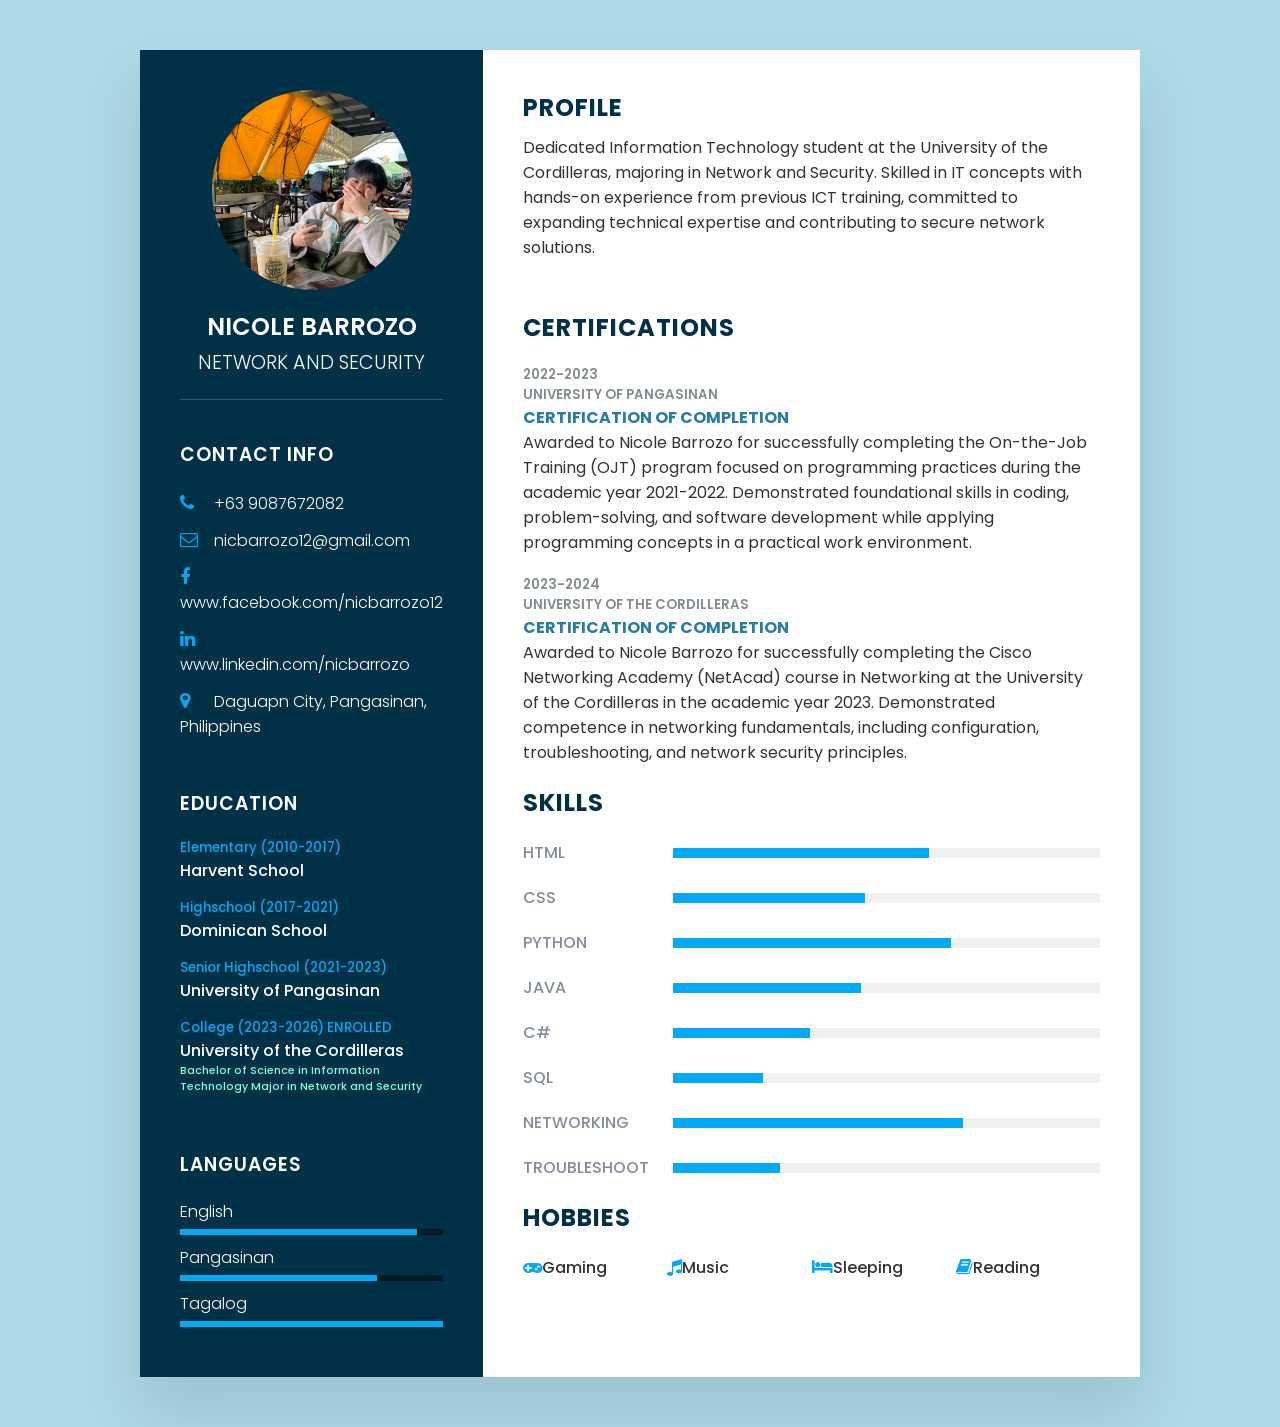
<file: index.html>
<!DOCTYPE html>
<html>
    <head>
        <meta name="viewport" content="width=device-width, initial-scale=1.0">
        <title>Resume</title>
        <link rel="stylesheet" href="https://cdnjs.cloudflare.com/ajax/libs/font-awesome/4.7.0/css/font-awesome.css" integrity="sha512-5A8nwdMOWrSz20fDsjczgUidUBR8liPYU+WymTZP1lmY9G6Oc7HlZv156XqnsgNUzTyMefFTcsFH/tnJE/+xBg==" crossorigin="anonymous" referrerpolicy="no-referrer" />
        <link rel="stylesheet" type="text/css" href="style.css">
    </head>
    <body>
        <div class="container">
            <div class="left_Side">
                <div class="profileText">
                    <div class="imagebox">
                        <img src="nicbrrz.jpg">
                    </div>
                    <h2>Nicole Barrozo<br><span>Network and Security</span></h2>
                    </div>

                        <div class="contactinfo">
                            <h3 class="title">Contact Info</h3>
                            <ul>
                                <li>
                                    <span class="icon"><i class="fa fa-phone" aria-hidden="true"></i></span>
                                    <span class="text">+63 9087672082</span>
                                </li>
                                <li>
                                    <span class="icon"><i class="fa fa-envelope-o" aria-hidden="true"></i></span>
                                    <span class="text">nicbarrozo12@gmail.com</span>
                                </li>
                                <li>
                                    <span class="icon"><i class="fa fa-facebook" aria-hidden="true"></i></span>
                                    <span class="text">www.facebook.com/nicbarrozo12</span>
                                </li>
                                <li>
                                    <span class="icon"><i class="fa fa-linkedin" aria-hidden="true"></i></span>
                                    <span class="text">www.linkedin.com/nicbarrozo</span>
                                </li>
                                <li>
                                    <span class="icon"><i class="fa fa-map-marker" aria-hidden="true"></i></span>
                                    <span class="text">Daguapn City, Pangasinan, Philippines</span>
                                </li>
                            </ul>
                        </div>
                        
                        <div class="contactinfo education">
                            <h3 class="title">education</h3>
                            <ul>
                                <li>
                                    <h5>Elementary (2010-2017)</h5>
                                    <h4>Harvent School</h4>
                                </li>
                                <li>
                                    <h5>Highschool (2017-2021)</h5>
                                    <h4>Dominican School</h4>
                                </li>
                                <li>
                                    <h5>Senior Highschool (2021-2023)</h5>
                                    <h4>University of Pangasinan</h4>
                                </li>
                                <li>
                                    <h5>College (2023-2026) ENROLLED</h5>
                                    <h4>University of the Cordilleras</h4>
                                    <h6>Bachelor of Science in Information Technology Major in Network and Security</h6>
                                </li>
                            </ul>
                        </div>

                        <div class="contactinfo language">
                            <h3 class="title">Languages</h3>
                            <ul>
                                <li>
                                    <span class="text">English</span>
                                    <span class="percent">
                                        <div style="width: 90%;"></div>
                                    </span>
                                </li>
                                <li>
                                    <span class="text">Pangasinan</span>
                                    <span class="percent">
                                        <div style="width: 75%;"></div>
                                    </span>
                                </li>
                                <li>
                                    <span class="text">Tagalog</span>
                                    <span class="percent">
                                        <div style="width: 100%;"></div>
                                    </span>
                                </li>
                            </ul>
                        </div>

                </div>

            <div class="right_Side">
                <div class="about">
                    <h2 class="title2">Profile</h2>
                    <p>Dedicated Information Technology student at the University of the Cordilleras, majoring in Network and Security. Skilled in IT concepts with hands-on experience from previous ICT training, committed to expanding technical expertise and contributing to secure network solutions.</p>
            </div>
            <div class="about">
                <h2 class="title2">Certifications</h2>
                <div class="box">
                    <div class="year">
                        <h5>2022-2023</h5>
                        <h5>University of Pangasinan</h5>
                    </div>
                    <div class="text">
                        <h4>Certification Of Completion</h4>
                        <p>Awarded to Nicole Barrozo for successfully completing the On-the-Job Training (OJT) program focused on programming practices during the academic year 2021-2022. Demonstrated foundational skills in coding, problem-solving, and software development while applying programming concepts in a practical work environment.</p>
                    </div>

                    <div class="box">
                        <div class="year">
                            <h5>2023-2024</h5>
                            <h5>University of the Cordilleras</h5>
                        </div>
                        <div class="text">
                            <h4>Certification Of Completion</h4>
                            <p>Awarded to Nicole Barrozo for successfully completing the Cisco Networking Academy (NetAcad) course in Networking at the University of the Cordilleras in the academic year 2023. Demonstrated competence in networking fundamentals, including configuration, troubleshooting, and network security principles.</p>
                        </div>

                </div>
            </div>
            <div class="about skills">
                <h2 class="title2">Skills</h2>
                <div class="box">
                    <h4>HTML</h4>
                    <div class="percent">
                        <div style="width: 60%;"></div>
                    </div>
                </div>
                <div class="box">
                    <h4>CSS</h4>
                    <div class="percent">
                        <div style="width: 45%;"></div>
                    </div>
                </div>
                <div class="box">
                    <h4>Python</h4>
                    <div class="percent">
                        <div style="width: 65%;"></div>
                    </div>
                </div>
                <div class="box">
                    <h4>Java</h4>
                    <div class="percent">
                        <div style="width: 44%;"></div>
                    </div>
                </div>
                <div class="box">
                    <h4>C#</h4>
                    <div class="percent">
                        <div style="width: 32%;"></div>
                    </div>
                </div>
                <div class="box">
                    <h4>SQL</h4>
                    <div class="percent">
                        <div style="width: 21%;"></div>
                    </div>
                </div>
                <div class="box">
                    <h4>Networking</h4>
                    <div class="percent">
                        <div style="width: 68%;"></div>
                    </div>
                </div>
                <div class="box">
                    <h4>Troubleshoot</h4>
                    <div class="percent">
                        <div style="width: 25%;">
                    </div>
                </div>
            </div>

           <div class="interest">
            <h2 class="title2">Hobbies</h2>
            <ul>
                <li><i class="fa fa-gamepad" aria-hidden="true"></i>Gaming</li>
                <li><i class="fa fa-music" aria-hidden="true"></i>Music</li>
                <li><i class="fa fa-bed" aria-hidden="true"></i>Sleeping</li>
                <li><i class="fa fa-book" aria-hidden="true"></i>Reading</li>
            </ul>
           </div>
        </div>
    </body>
</html>
</file>
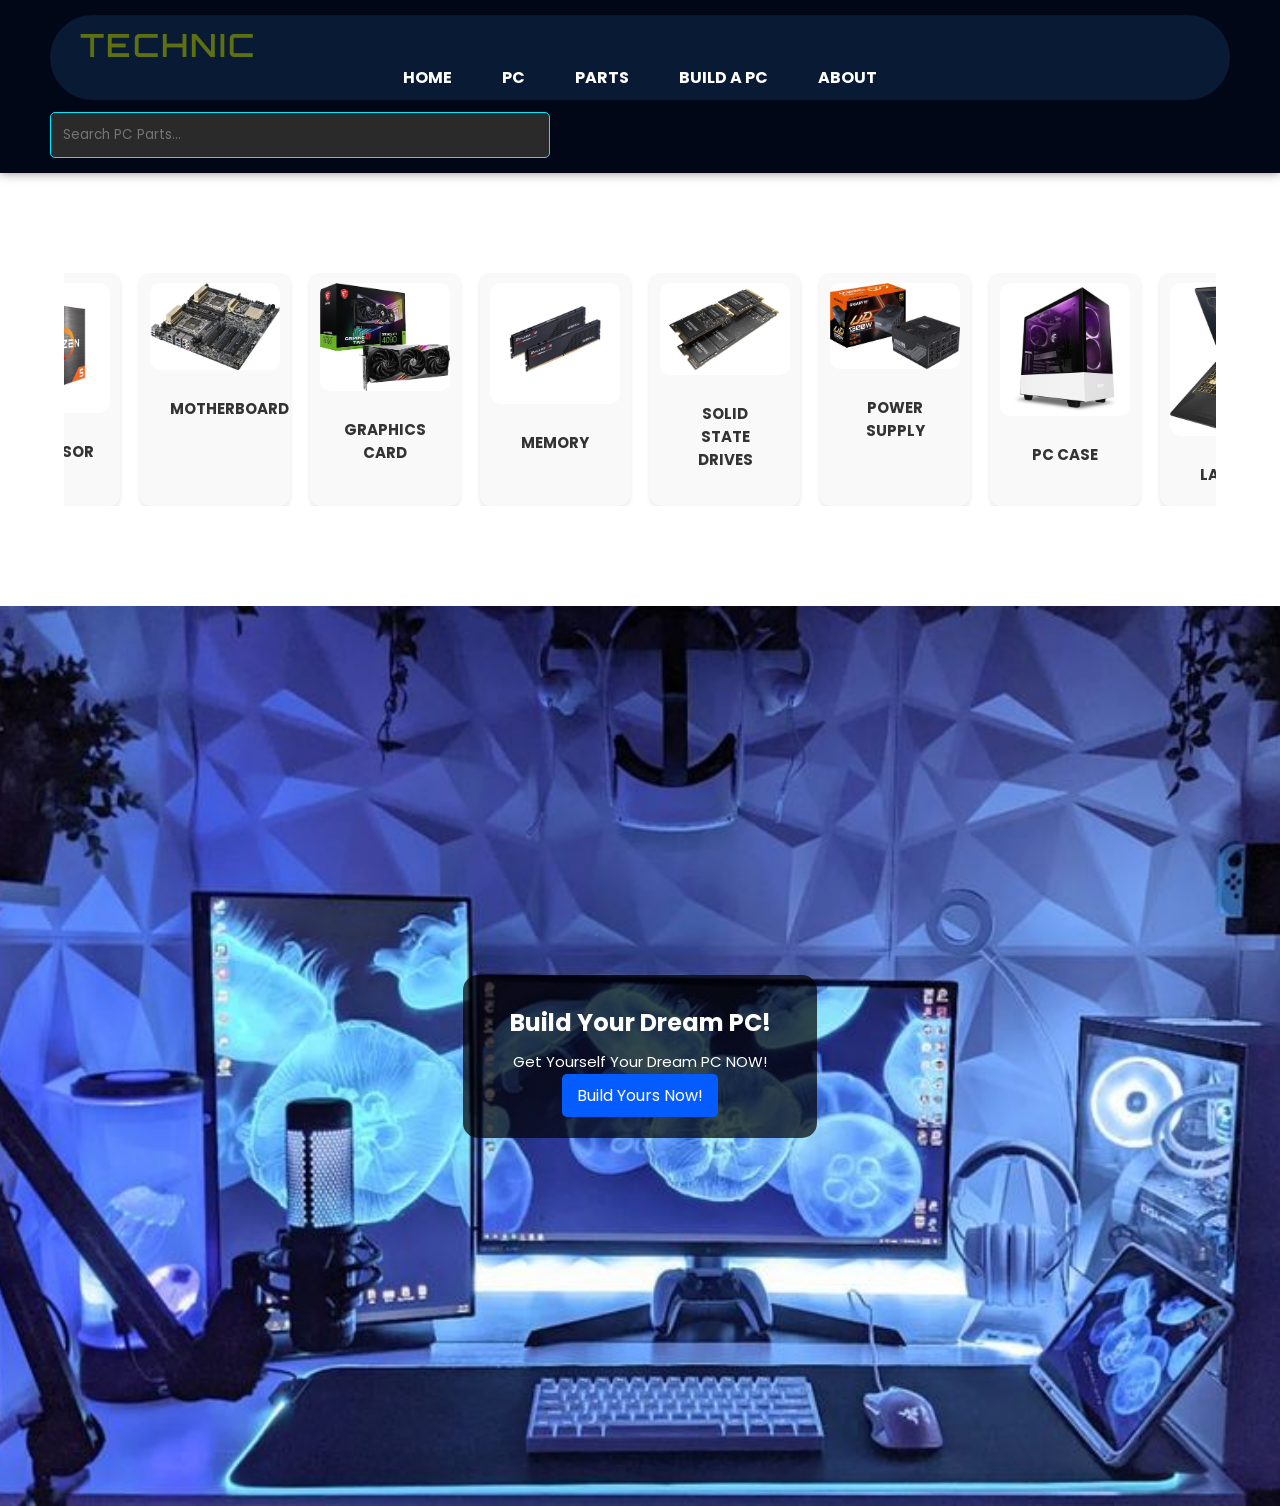
<file: Lab Act 2/index.html>
<!DOCTYPE html>
<html lang="en">
<head>
  <meta charset="UTF-8">
  <meta name="viewport" content="width=device-width, initial-scale=1.0">
  <title>TechNic - Home</title>
  <link href="https://fonts.googleapis.com/css2?family=Poppins:wght@300;400;600&display=swap" rel="stylesheet">
  <link rel="stylesheet" href="styles.css">
</head>
<body>
  <header>
    <nav>
      <div class="logo">TechNic</div>
      <ul class="nav-links">
        <li><a href="index.html">Home</a></li>
        <li><a href="pcbuild.html">PC</a></li>
        <li><a href="parts.html">Parts</a></li>
        <li><a href="buildapc.html">Build A PC</a></li>
        <li><a href="about.html">About</a></li>
      </ul>
    </nav>
    <div class="search-container">
      <input type="text" placeholder="Search PC Parts...">
    </div>
  </header>
  <div class="carousel-container">
    <div class="carousel">
      <div class="card">
        <img src="processor.jpg" alt="Processor">
        <p>PROCESSOR</p>
      </div>
      <div class="card">
        <img src="motherboard.jpg" alt="Motherboard">
        <p>MOTHERBOARD</p>
      </div>
      <div class="card">
        <img src="graphics-card.jpg" alt="Graphics Card">
        <p>GRAPHICS CARD</p>
      </div>
      <div class="card">
        <img src="memory.jpg" alt="Memory">
        <p>MEMORY</p>
      </div>
      <div class="card">
        <img src="ssd.jpg" alt="Solid State Drives">
        <p>SOLID STATE DRIVES</p>
      </div>
      <div class="card">
        <img src="power-supply.jpg" alt="Power Supply">
        <p>POWER SUPPLY</p>
      </div>
      <div class="card">
        <img src="pc-case.jpg" alt="PC Case">
        <p>PC CASE</p>
      </div>
      <div class="card">
        <img src="laptop.jpg" alt="Laptops">
        <p>LAPTOPS</p>
      </div>
    </div>
  </div>

  <section class="hero">
    <div class="hero-content">
      <h1>Build Your Dream PC!</h1>
      <p>Get Yourself Your Dream PC NOW!</p>
      <a href="buildapc.html" class="cta-button">Build Yours Now!</a>
    </div>
  </section>

</body>
</html>
</file>
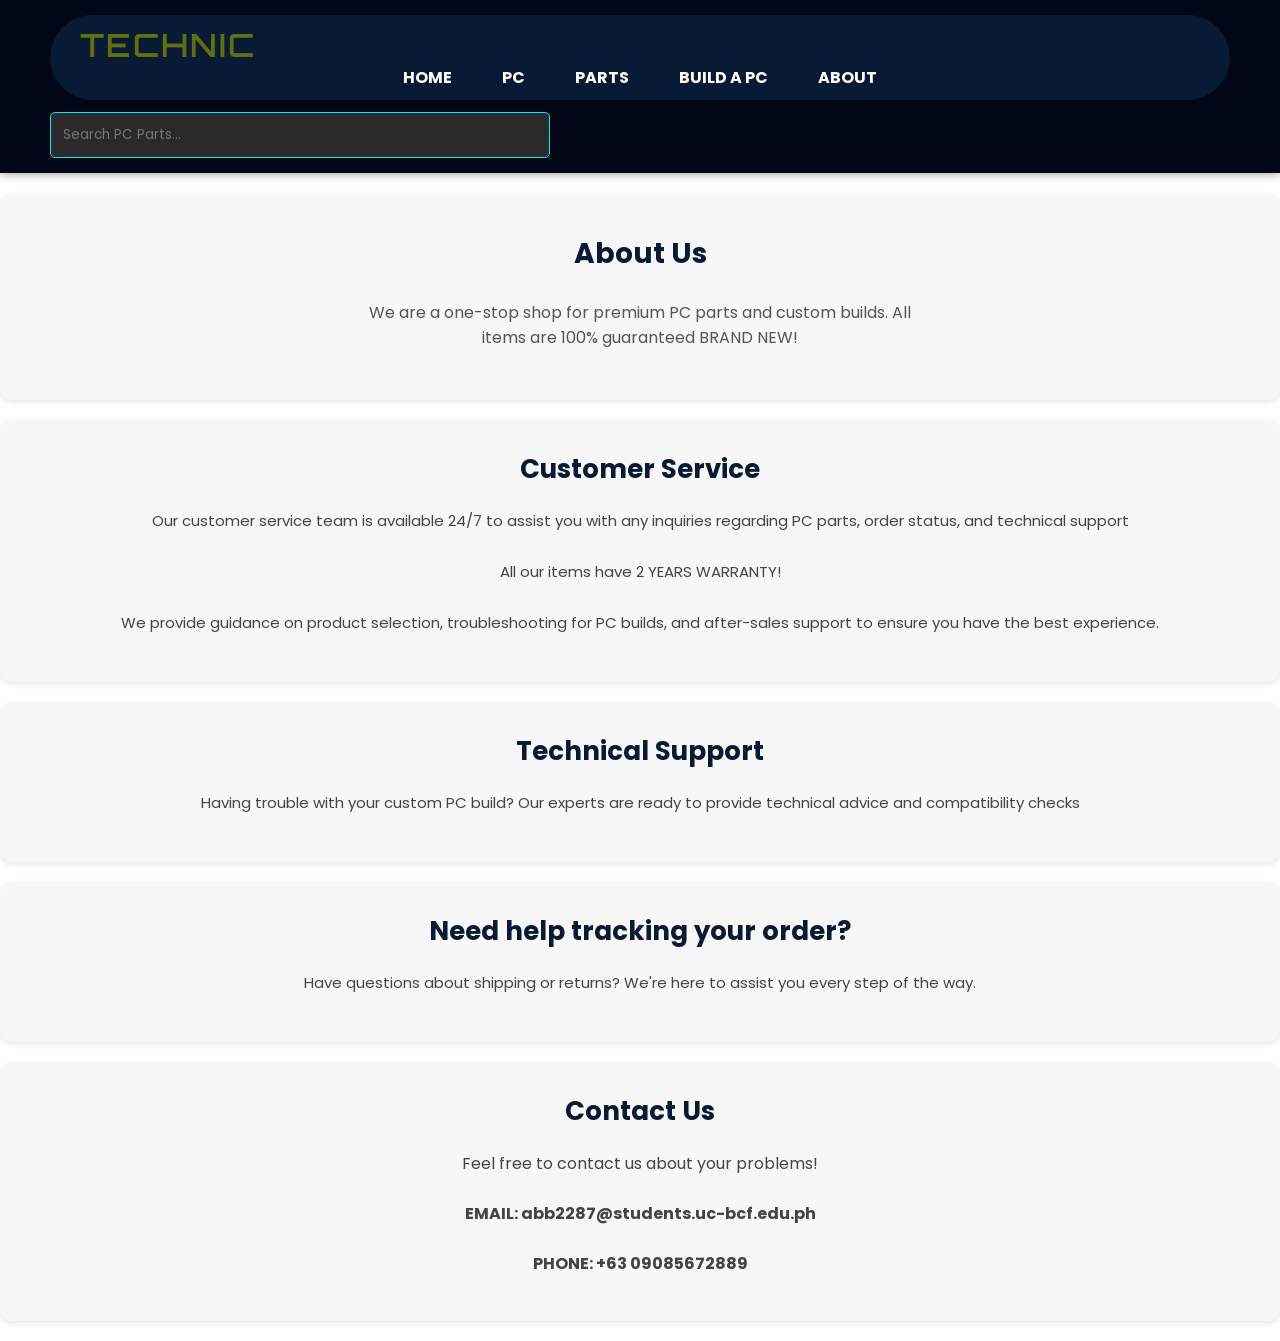
<file: Lab Act 2/about.html>
<!DOCTYPE html>
<html lang="en">
<head>
  <meta charset="UTF-8">
  <meta name="viewport" content="width=device-width, initial-scale=1.0">
  <title>TechNic - About</title>
  <link href="https://fonts.googleapis.com/css2?family=Poppins:wght@300;400;600&display=swap" rel="stylesheet">
  <link rel="stylesheet" href="styles.css">
</head>
<body>
  <header>
    <nav>
      <div class="logo">TECHNIC</div>
      <ul class="nav-links">
        <li><a href="index.html">Home</a></li>
        <li><a href="pcbuild.html">PC</a></li>
        <li><a href="parts.html">Parts</a></li>
        <li><a href="buildapc.html">Build A PC</a></li>
        <li><a href="about.html">About</a></li>
      </ul>
    </nav>
    <div class="search-container">
        <input type="text" placeholder="Search PC Parts...">
      </div>
  </header>
  
  <section class="about">
    <h2>About Us</h2>
    <p>We are a one-stop shop for premium PC parts and custom builds. All items are 100% guaranteed BRAND NEW!</p>
  </section>

  <section class="customer-service">
    <h2>Customer Service</h2>
    <p>Our customer service team is available 24/7 to assist you with any inquiries regarding PC parts, order status, and technical support</p>
    <p>All our items have 2 YEARS WARRANTY!</p>
    <p>We provide guidance on product selection, troubleshooting for PC builds, and after-sales support to ensure you have the best experience.</p>
  </section>

  <section class="customer-service">
    <h2>Technical Support</h2>
    <p>Having trouble with your custom PC build? Our experts are ready to provide technical advice and compatibility checks</p>
  </section>

  <section class="customer-service">
    <h2>Need help tracking your order?</h2>
    <p>Have questions about shipping or returns? We're here to assist you every step of the way.</p>
  </section>

  <section class="contact">
    <h2>Contact Us</h2>
    <P>Feel free to contact us about your problems!</P>
    
    <p><B>EMAIL: abb2287@students.uc-bcf.edu.ph</p>
    <p>PHONE: +63 09085672889</b></p>

</body>
</html>
</file>
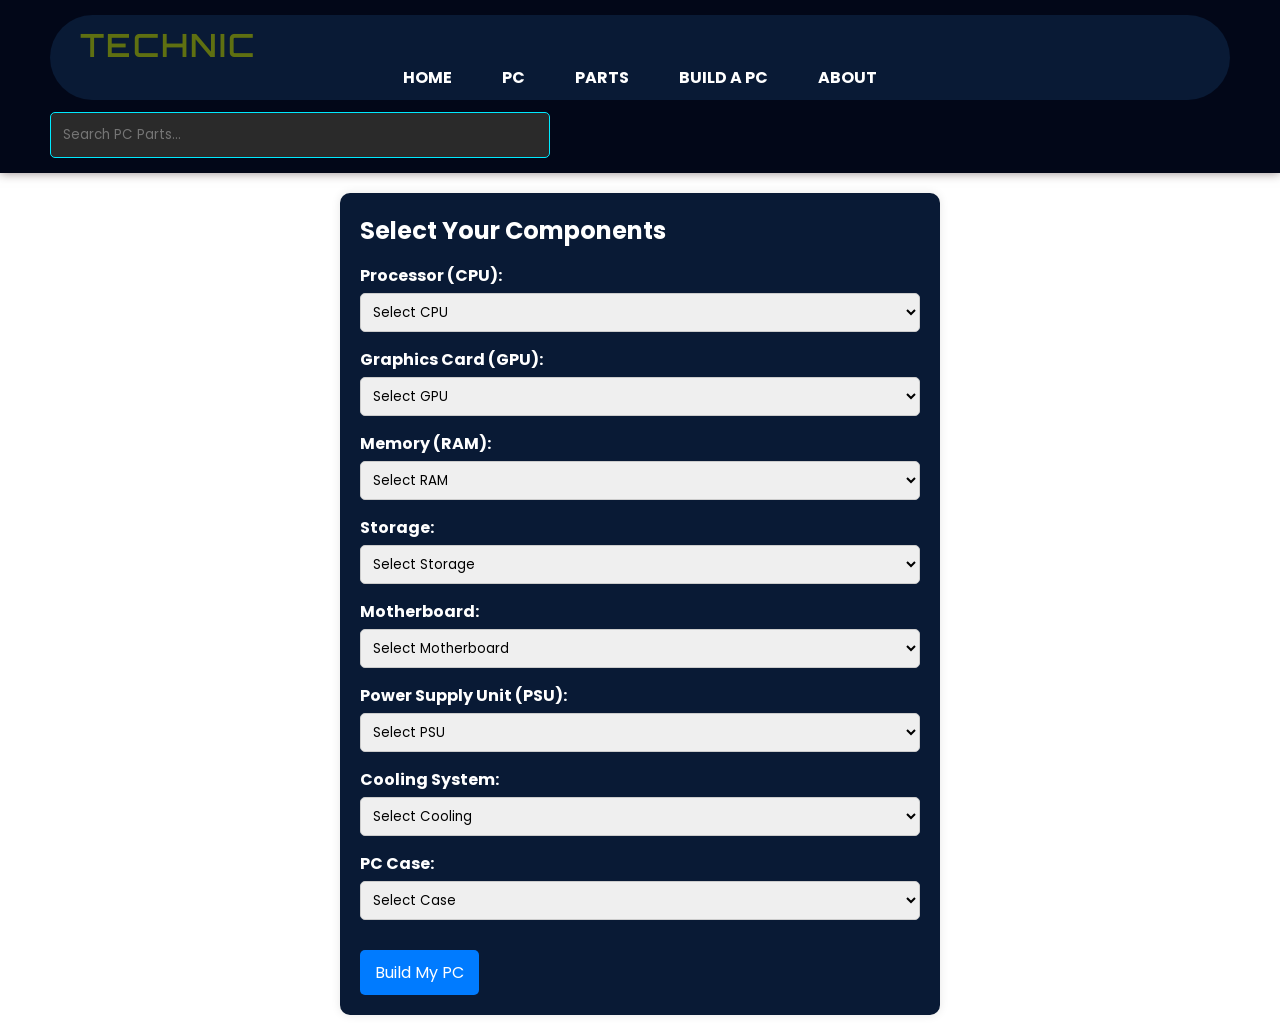
<file: Lab Act 2/buildapc.html>
<!DOCTYPE html>
<html lang="en">
<head>
  <meta charset="UTF-8">
  <meta name="viewport" content="width=device-width, initial-scale=1.0">
  <title>TechNic - Build Your Own PC</title>
  <meta name="description" content="Explore TechBRRT's top-notch services, including custom PC builds, part sales, and discount offers.">
  <link href="https://fonts.googleapis.com/css2?family=Poppins:wght@300;400;600&display=swap" rel="stylesheet">
  <link rel="stylesheet" href="styles.css">
</head>
<body>
  <header>
    <nav>
      <div class="logo">TechNic</div>
      <ul class="nav-links">
        <li><a href="index.html">Home</a></li>
        <li><a href="pcbuild.html">PC</a></li>
        <li><a href="parts.html">Parts</a></li>
        <li><a href="buildapc.html">Build A PC</a></li>
        <li><a href="about.html">About</a></li>
      </ul>
    </nav>
    <div class="search-container">
      <input type="text" placeholder="Search PC Parts...">

    </div>
  </header>

  <main>
    <section class="component-selection">
        <h2>Select Your Components</h2>
        <div class="component">
            <label for="cpu">Processor (CPU):</label>
            <select id="cpu">
                <option value="">Select CPU</option>
                <option value="intel-i7">Intel Core i7</option>
                <option value="amd-ryzen-7">AMD Ryzen 7</option>
            </select>
        </div>
        <div class="component">
            <label for="gpu">Graphics Card (GPU):</label>
            <select id="gpu">
                <option value="">Select GPU</option>
                <option value="rtx-4070">NVIDIA RTX 4070</option>
                <option value="rx-7800">AMD RX 7800</option>
            </select>
        </div>
        <div class="component">
            <label for="ram">Memory (RAM):</label>
            <select id="ram">
                <option value="">Select RAM</option>
                <option value="16gb-ddr4">16GB DDR4</option>
                <option value="32gb-ddr5">32GB DDR5</option>
            </select>
        </div>
        <div class="component">
            <label for="storage">Storage:</label>
            <select id="storage">
                <option value="">Select Storage</option>
                <option value="1tb-ssd">1TB SSD</option>
                <option value="2tb-hdd">2TB HDD</option>
            </select>
        </div>
        <div class="component">
            <label for="motherboard">Motherboard:</label>
            <select id="motherboard">
                <option value="">Select Motherboard</option>
                <option value="asus-x570">ASUS X570</option>
                <option value="msi-b550">MSI B550</option>
            </select>
        </div>
        <div class="component">
            <label for="psu">Power Supply Unit (PSU):</label>
            <select id="psu">
                <option value="">Select PSU</option>
                <option value="650w">650W 80+ Gold</option>
                <option value="750w">750W 80+ Platinum</option>
            </select>
        </div>
        <div class="component">
            <label for="cooling">Cooling System:</label>
            <select id="cooling">
                <option value="">Select Cooling</option>
                <option value="air-cooler">Air Cooler</option>
                <option value="liquid-cooler">Liquid Cooler</option>
            </select>
        </div>
        <div class="component">
            <label for="case">PC Case:</label>
            <select id="case">
                <option value="">Select Case</option>
                <option value="mid-tower">Mid-Tower</option>
                <option value="full-tower">Full-Tower</option>
            </select>
        </div>
        <button id="buildBtn">Build My PC</button>
    </section>
</main>
</body>
</html>
</file>
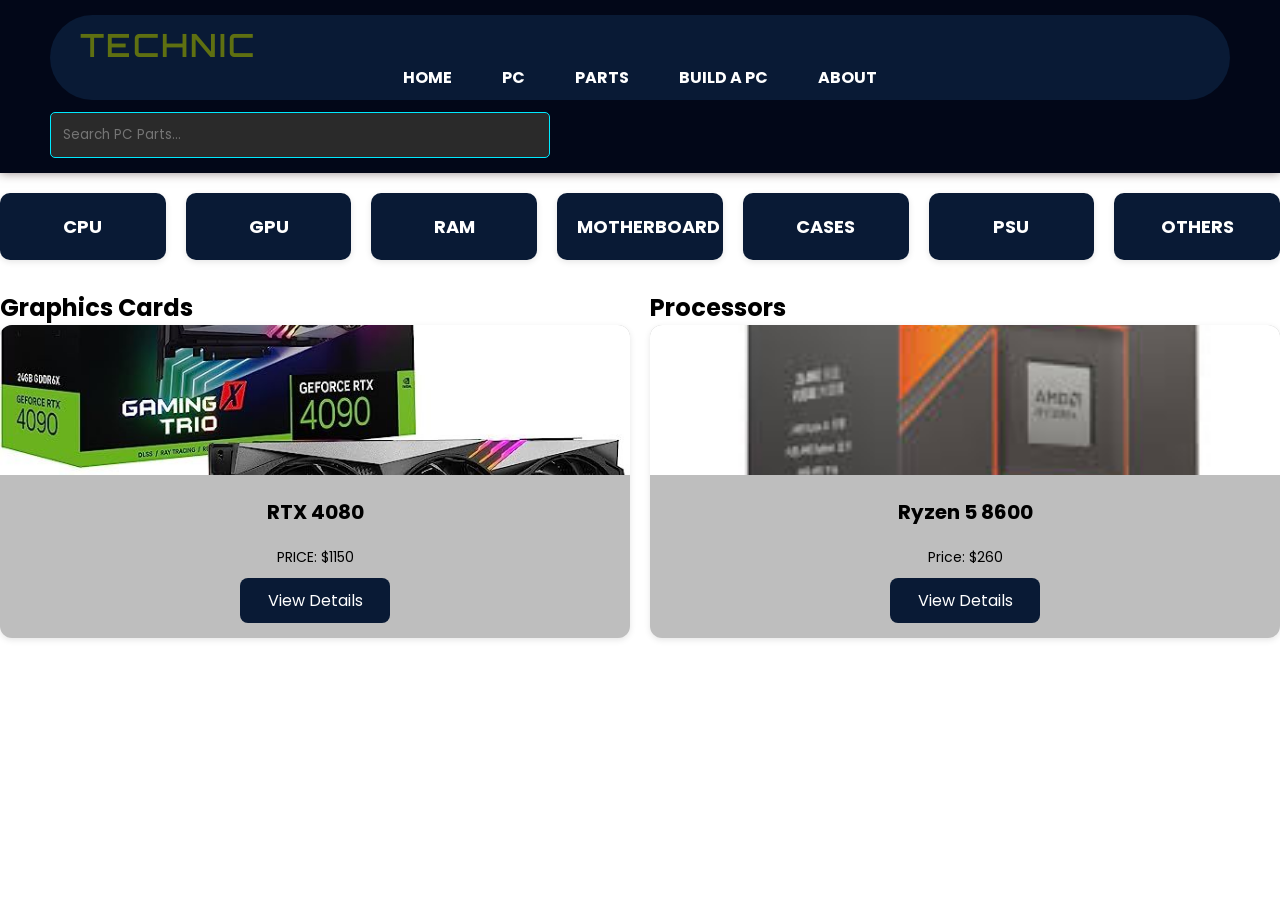
<file: Lab Act 2/parts.html>
<!DOCTYPE html>
<html lang="en">
<head>
  <meta charset="UTF-8">
  <meta name="viewport" content="width=device-width, initial-scale=1.0">
  <title>TechNic - PC Parts</title>
  <link href="https://fonts.googleapis.com/css2?family=Poppins:wght@300;400;600&display=swap" rel="stylesheet">
  <link rel="stylesheet" href="styles.css">
</head>
<body>
  <header>
    <nav>
      <div class="logo">TechNic</div>
      <ul class="nav-links">
        <li><a href="index.html">Home</a></li>
        <li><a href="pcbuild.html">PC</a></li>
        <li><a href="parts.html">Parts</a></li>
        <li><a href="buildapc.html">Build A PC</a></li>
        <li><a href="about.html">About</a></li>
      </ul>
    </nav>
    <div class="search-container">
        <input type="text" placeholder="Search PC Parts...">
      </div>
  </header>

  <section class="categories">
    <div class="category" id="cpu">
      <h2>CPU</h2>
    </div>
    <div class="category" id="gpu">
      <h2>GPU</h2>
    </div>
    <div class="category" id="ram">
      <h2>RAM</h2>
    </div>
    <div class="category" id="motherboard">
      <h2>MOTHERBOARD</h2>
    </div>
    <div class="category" id="cases">
      <h2>CASES</h2>
    </div>
    <div class="category" id="psu">
      <h2>PSU</h2>
    </div>
    <div class="category" id="others">
      <h2>OTHERS</h2>
    </div>
  </section>

  <!-- Parts Showcase (this will be shown when a category is clicked) -->
  <section class="parts">
    <!-- GPU Example -->
    <div class="part-category" id="gpu-parts">
      <h2>Graphics Cards</h2>
      <div class="product-card">
        <img src="graphics-card.jpg" alt="Graphics Card" class="product-image">
        <div class="product-info">
          <h3>RTX 4080</h3>

          <p>PRICE: $1150</p>
          <button class="cta-button">View Details</button>
        </div>
      </div>
    </div>

    <!-- CPU Example -->
    <div class="part-category" id="cpu-parts">
      <h2>Processors</h2>
      <div class="product-card">
        <img src="processor.jpeg" alt="Processor" class="product-image">
        <div class="product-info">
          <h3>Ryzen 5 8600</h3>
          <p>Price: $260 </p>
          <button class="cta-button">View Details</button>
        </div>
      </div>
    </div>


  </section>
</body>
</html>
</file>
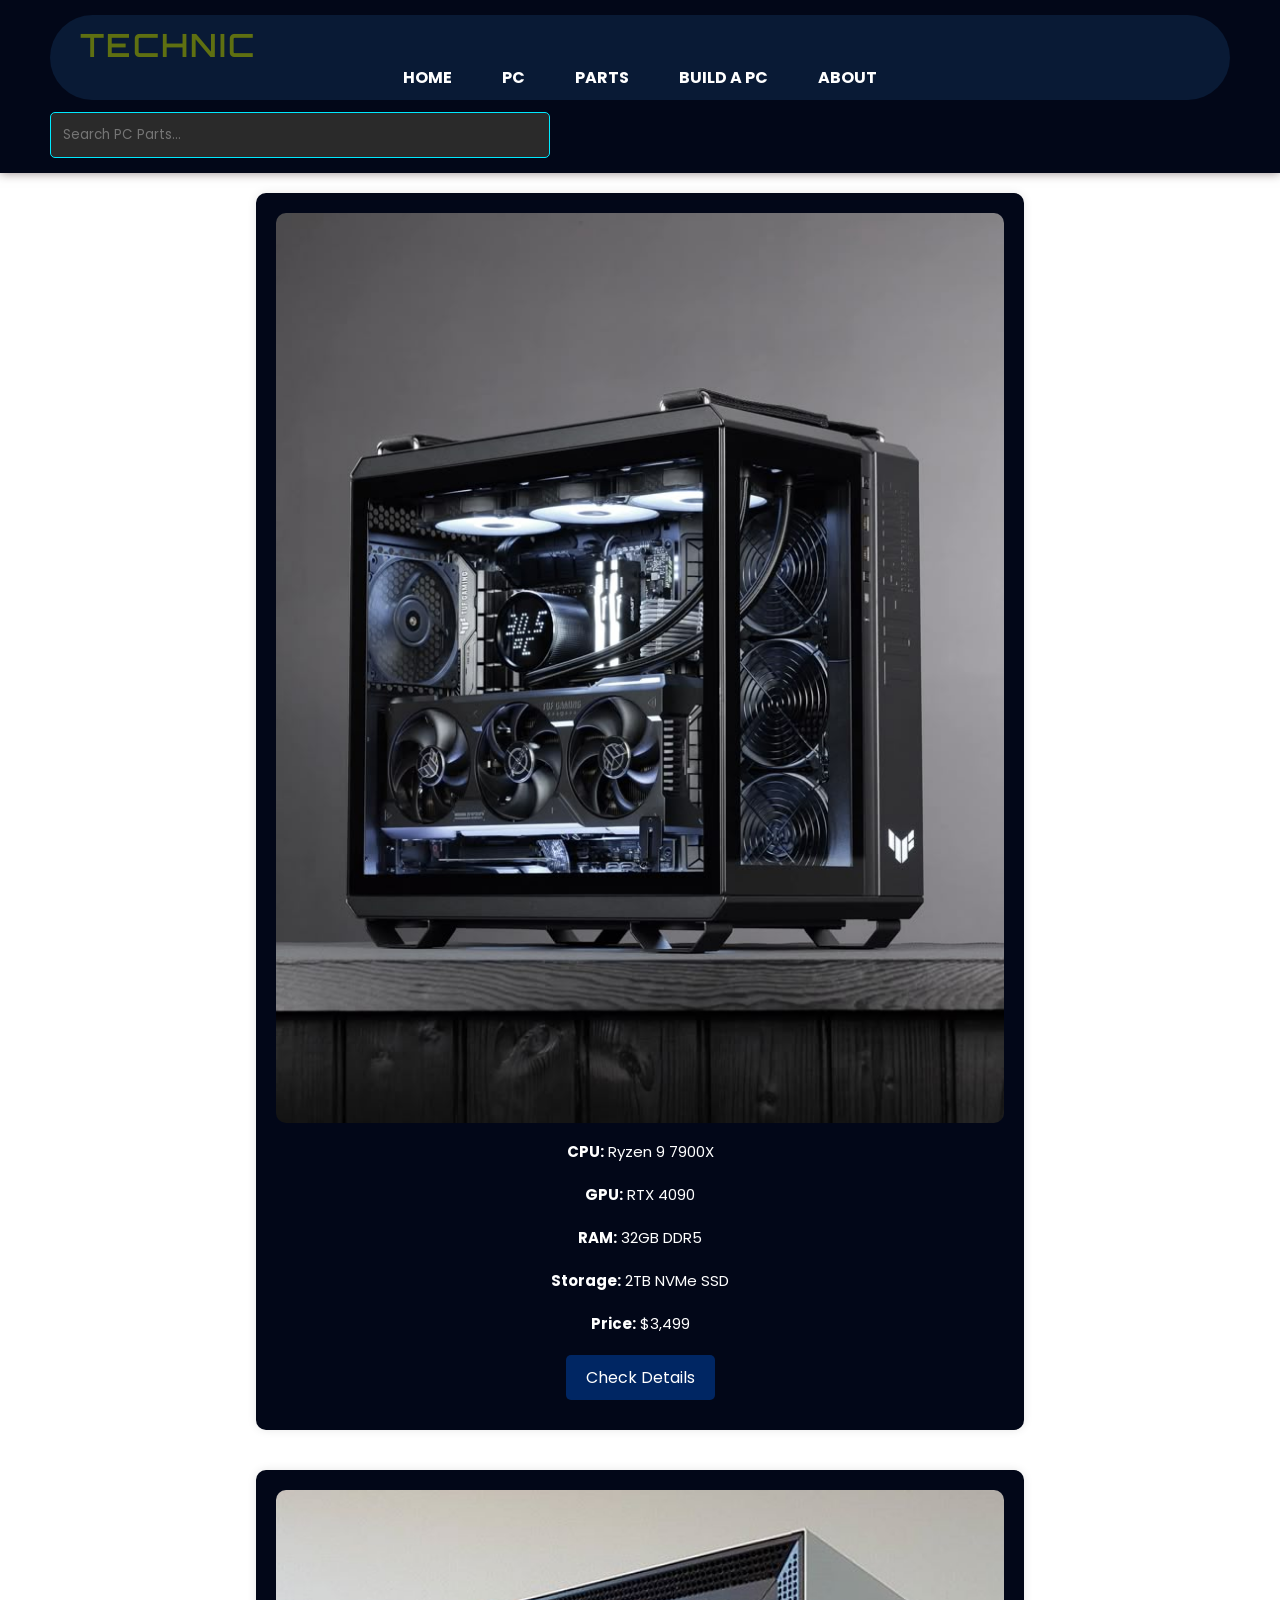
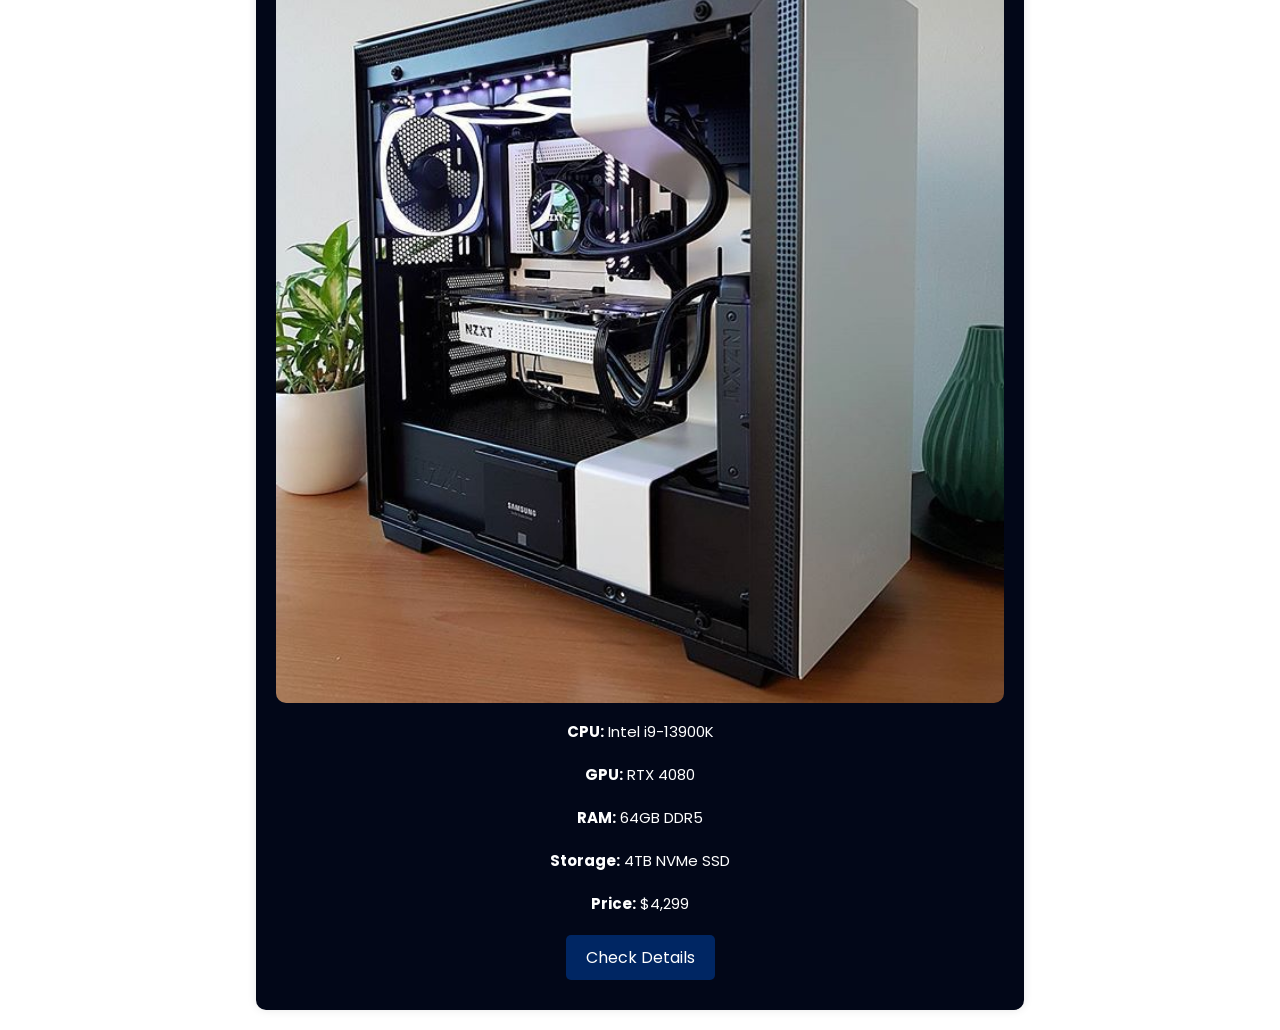
<file: Lab Act 2/pcbuild.html>
<!DOCTYPE html>
<html lang="en">
<head>
  <meta charset="UTF-8">
  <meta name="viewport" content="width=device-width, initial-scale=1.0">
  <title>TechNic - PC Builds</title>
  <meta name="description" content="Check out TechBRRT's custom PC builds, from high-performance gaming rigs to powerful workstation setups.">
  <link href="https://fonts.googleapis.com/css2?family=Poppins:wght@300;400;600&display=swap" rel="stylesheet">
  <link rel="stylesheet" href="styles.css">
</head>
<body>
  <header>
    <nav>
      <div class="logo">TechNic</div>
      <ul class="nav-links">
        <li><a href="index.html">Home</a></li>
        <li><a href="pcbuild.html">PC</a></li>
        <li><a href="parts.html">Parts</a></li>
        <li><a href="buildapc.html">Build A PC</a></li>
        <li><a href="about.html">About</a></li>
      </ul>
    </nav>
    <div class="search-container">
      <input type="text" placeholder="Search PC Parts...">
    </div>
  </header>

  <section class="pc-builds">
    
    <div class="build-container">
      <div class="build">
        <img src="workstation.jpg">
        <p><strong>CPU:</strong> Ryzen 9 7900X</p>
        <p><strong>GPU:</strong> RTX 4090</p>
        <p><strong>RAM:</strong> 32GB DDR5</p>
        <p><strong>Storage:</strong> 2TB NVMe SSD</p>
        <p><strong>Price:</strong> $3,499</p>
        <button class="pc-button">Check Details</button>
      </div>

      <div class="build">
        <img src="gamingbeast.jpg">
        <p><strong>CPU:</strong> Intel i9-13900K</p>
        <p><strong>GPU:</strong> RTX 4080</p>
        <p><strong>RAM:</strong> 64GB DDR5</p>
        <p><strong>Storage:</strong> 4TB NVMe SSD</p>
        <p><strong>Price:</strong> $4,299</p>
        <button class="pc-button">Check Details</button>
      </div>
    </div>
  </section>
</body>
</html>
</file>
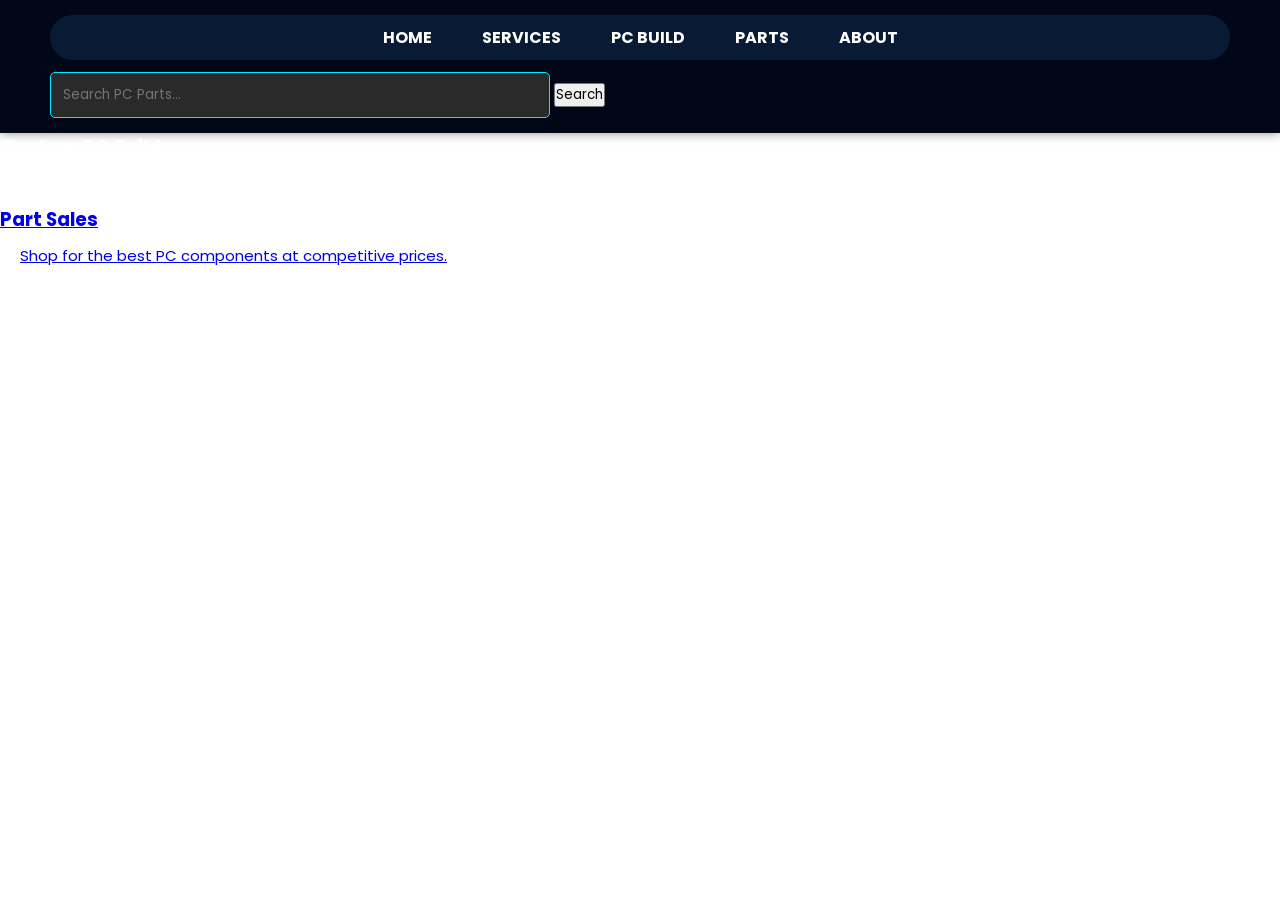
<file: Lab Act 2/services.html>
<!DOCTYPE html>
<html lang="en">
<head>
  <meta charset="UTF-8">
  <meta name="viewport" content="width=device-width, initial-scale=1.0">
  <title>TechBRRT - Services</title>
  <link href="https://fonts.googleapis.com/css2?family=Poppins:wght@300;400;600&display=swap" rel="stylesheet">
  <link rel="stylesheet" href="styles.css">
</head>
<body>
  <header>
    <nav>
      <div class="logo"></div>
      <ul class="nav-links">
        <li><a href="index.html">Home</a></li>
        <li><a href="services.html">Services</a></li>
        <li><a href="pcbuild.html">PC Build</a></li>
        <li><a href="parts.html">Parts</a></li>
        <li><a href="about.html">About</a></li>
      </ul>
    </nav>
    <div class="search-container">
        <input type="text" placeholder="Search PC Parts...">
        <button>Search</button>
      </div>
  </header>

  <section class="services">
    <div class="service-card">
      <h3>Custom PC Builds</h3>
      <p>Get your dream PC built with top-tier components.</p>
    </div>
    <div class="service-card"><a href="parts.html"></a>
      <h3><a href="parts.html">Part Sales</a></h3>
      <p><a href="parts.html">Shop for the best PC components at competitive prices.</a></p>
    </div>
    <div class="service-card">
      <h3>Cards and Discounts</h3>
      <p>Earn points for discounts and special sales.</p>
    </div>
  </section>
</body>
</html>
</file>
<file: style.css>
@import url('https://fonts.googleapis.com/css2?family=Poppins:ital,wght@0,100;0,200;0,300;0,400;0,500;0,600;0,700;0,800;0,900;1,100;1,200;1,300;1,400;1,500;1,600;1,700;1,800;1,900&display=swap');
*
{
    margin: 0;
    padding: 0;
    box-sizing: border-box;
    font-family: 'Poppins', sans-serif;
}
body
{
    background: lightblue;
    display: flex;
    justify-content: center;
    align-items: center;
    min-height: 100vh;
}
.container
{
    position: relative;
    width: 100%;
    max-width: 1000px;
    min-height: 1000px;
    background: #fff;
    margin: 50px;
    display: grid;
    grid-template-columns: 1fr 2fr;
    box-shadow: 0 35px 55px rgba(0,0,0,0.1);
}
.container .left_Side
{
    position: relative;
    background: #003147;
    padding: 40px;

}
.profileText
{
    position: relative;
    display: flex;
    flex-direction: column;
    align-items: center;
    padding-bottom: 20px;
    border-bottom: 1px solid rgba(255,255,255,0.2);
}
.profileText .imagebox
{
    position: relative;
    width: 200px;
    height: 200px;
    border-radius: 50%;
    overflow: hidden;
}
.profileText .imagebox img
{
    position: absolute;
    top: 0;
    left: 0;
    width: 100%;
    height: 100%;
    object-fit: cover;
}
.profileText h2
{
    color: #fff;
    font-size: 1.5em;
    margin-top: 20px;
    text-transform: uppercase;
    text-align: center;
    font-weight: 600;
    line-height: 1.4em;
}
.profileText h2 span
{
    font-size: 0.8em;
    font-weight: 300;
}
.contactinfo
{
    padding-top: 40px;
}
.title
{
    color: #fff;
    text-transform: uppercase;
    font-weight: 600;
    letter-spacing: 1px;
    margin-bottom: 20px;
}
.contactinfo ul
{
    position: relative;
}
.contactinfo ul li
{
    position: relative;
    list-style: none;
    margin: 10px 0;
    cursor: pointer;
}
.contactinfo ul li .icon
{
    display: inline-block;
    width: 30px;
    font-size: 18px;
    color: #03a9f4;
}
.contactinfo ul li span
{
    color: #fff;
    font-weight: 300;
}
.contactinfo.education li
{
    margin-bottom: 15px;
}
.contactinfo.education h5
{
    color: #03a9f4;
    font-weight: 500;
}
.contactinfo.education h4
{
    color: #fff;
    font-weight: 500;
}
.contactinfo.education h6
{
    color: aquamarine;
    font-weight: 500;
}
.contactinfo.language .percent
{
    position: relative;
    width: 100%;
    height: 6px;
    background: #081921;
    display: block;
    margin-top: 5px;
}    
.contactinfo.language .percent div
{
    position: absolute;
    top: 0;
    left: 0;
    height: 100%;
    background-color: #03a9f4;
}
.container .right_Side
{
    position: relative;
    background: #fff;
    padding: 40px;
}
.about
{
    margin-bottom: 50px;
}
.about:last-child
{
    margin-bottom: 0;
}
.title2
{
    color: #003147;
    text-transform: uppercase;
    letter-spacing: 1px;
    margin-bottom: 10px;
}
p
{
    color: #333;
}
.about .box
{
    margin: 20px 0;
}
.about .box .year
{
    min-width: 150px;
}
.about .box .year h5
{
text-transform: uppercase;
color: #848c90;
font-weight: 600;
}
.about .box .text h4
{
    text-transform: uppercase;
    color: #2a7da2;
    font-size: 16px;
}
.skills .box h4
{
    text-transform: uppercase;
    color: #2a7da2;
    font-size: 16px;
}
.skills .box
{
    position: relative;
    width: 100%;
    display: grid;
    grid-template-columns: 150px 1fr;
    align-items: center;
}
.skills .box h4
{
    text-transform: uppercase;
    color: #848c99;
    font-weight: 500;
}
.skills .box .percent
{
    position: relative;
    width: 100%;
    height: 10px;
    background: #f0f0f0;
}
.skills .box .percent div
{
    position: absolute;
    top: 0;
    left: 0;
    height: 100%;
    background: #03a9f4;
}
.interest ul
{
    display: grid;
    grid-template-columns: repeat(4,1fr);
}
.interest ul li
{
    list-style: none;
    color: #333;
    font-weight: 500;
    margin: 10px 0;
}
.interest ul li .fa 
{
    color: #03a9f4;
    font-size: 18px;
}
</file>
<file: Lab Act 2/styles.css>
/* General Styles */
@import url('https://fonts.googleapis.com/css2?family=Montserrat:wght@300;600&family=Orbitron:wght@600&display=swap');
* {
  margin: 0;
  padding: 0;
  box-sizing: border-box;
  font-family: 'Poppins', sans-serif;
}
body {
  font-family: 'Montserrat', sans-serif;
  margin: 0;
  padding: 0;
  box-sizing: border-box;
  background: #ffffff;
  overflow-x: hidden;
  color: #ffffff;
  scroll-padding: 100px;
}

/* Header */
header {
  width: 100%;
  justify-content: space-between;
  align-items: center;
  background: rgb(2, 7, 24); /* Slight transparency */
  padding: 15px 50px;
  width: 100%;
  top: 0;
  left: 0;
  z-index: 100;
  box-shadow: 0 0 10px rgba(43, 20, 20, 0.5);

}

.logo {
  font-family: 'Orbitron', sans-serif;
  font-size: 32px;
  font-weight: 600;
  letter-spacing: 2px;
  text-transform: uppercase;
  color: #5f7011;
}

/* Navigation */
nav {
  justify-content: center;
  background: #091a35;
  padding: 10px 30px;
  border-radius: 5ch;
}
nav ul {
  list-style: none;
  display: flex;
  justify-content: center;
  padding: 0;
}

nav ul li {
  margin: 0 15px;
}

nav ul li a {
  color: white;
  text-decoration: none;
  font-weight: 600;
  text-transform: uppercase;
}

.nav-links {
  list-style: none;
  display: flex;
  gap: 20px;
}

.nav-links a {
  color: #ffffff;
  text-decoration: none;
  font-weight: bold;
  transition: color 0.3s ease-in-out;
}

.nav-links a:hover {
  color: #ff6b6b;
}

.pc-builds h2 {
  text-align: center;
  margin-top: 20px;
  color: rgb(75, 75, 75);
  margin-bottom: 20px;
}

.build {
  background: rgb(2, 7, 24);
  padding: 20px;
  border-radius: 10px;
  box-shadow: 0 0 10px rgba(0, 0, 0, 0.1);
  width: 60%;
  margin: 20px 0;
  text-align: center;
  transition: transform 0.3s ease, box-shadow 0.3s ease;
}

.build:hover {
  transform: scale(1.05);  /* Slight zoom effect */
  box-shadow: 0 8px 16px rgba(0, 0, 0, 0.2);
}
.build-container {
  display: flex;
  flex-direction: column;
  align-items: center;
  text-align: center;
}

.build-container h3, p {
  margin: auto;
  padding: 10px 20px; /* Add padding for better clickability */
  font-size: 15px; /* Adjust font size for readability */
}


.build img {
  width: 100%;
  border-radius: 10px;
}

.nav-links a:hover 
{
  color: lightsteelblue;
}
.hero {
  background: url('TECHNIC.jpg') no-repeat center center/cover;
  height: 100vh;
  display: flex;
  align-items: center;
  justify-content: center;
  text-align: center;

}

.hero-content {
  background: rgba(0, 0, 0, 0.7);
  padding: 30px;
  border-radius: 15px;
}

.cta-button {
  align-items: center;
  background-color: #045cff;
  color: white;
  padding: 10px 15px;
  border: none;
  border-radius: 5px;
  font-size: 16px;
  cursor: pointer;
  margin-top: 20px;
  width: 650px;
  text-decoration: none;
}

.cta-button:hover {
  background: #800101;
}

.build-container button {
  margin: 10px auto; 
  padding: 10px 20px;
  font-size: 16px;
  background-color: #002663; 
  color: white;
  border: none;
  border-radius: 5px;
  cursor: pointer;
  transition: all 0.3s ease;
}

.build-container button:hover {
  background-color: #093f94
}

.main-content {
  display: flex;
  flex-direction: column;
  align-items: center;
  padding: 50px 20px;
}

.section {
  width: 100%;
  max-width: 1100px;
  padding: 60px 20px;
  text-align: center;
  background: #1e1e1e;
  border-radius: 15px;
  margin: 20px auto;
  box-shadow: 0px 4px 10px rgba(0, 255, 255, 0.2);
}

.section h2 {
  font-size: 28px;
  margin-bottom: 20px;
  background-color: #f4f4f4;
}

.categories {
  display: flex;
  justify-content: center;
  margin: 30px 0;
}

.categories {
  display: grid;
  grid-template-columns: repeat(auto-fit, minmax(150px, 1fr));
  gap: 20px;
  margin: 20px 0;
}

.category {
  background-color: #091a35;
  padding: 20px;
  text-align: center;
  border-radius: 10px;
  box-shadow: 0 2px 6px rgba(0, 0, 0, 0.1);
  transition: transform 0.3s ease, box-shadow 0.3s ease;
  cursor: pointer;
}

.category:hover {
  transform: translateY(-10px);
  box-shadow: 0 4px 12px rgba(0, 0, 0, 0.2);
}

.category h2 {
  font-size: 18px;
  font-weight: bold;
  color: #ffffff;
}

.parts {
  display: grid;
  grid-template-columns: repeat(auto-fit, minmax(200px, 1fr));
  gap: 20px;
  margin-top: 30px;
  color: #000000  ;
}

.parts button {
  background-color: #091a35;
  color: #fff;
  padding: 10px 15px;
  border: none;
  border-radius: 8px;
  cursor: pointer;
  transition: background-color 0.3s ease;
  display: flex;
  justify-content: center;
  align-items: center;
  width: 100%;
  max-width: 150px;
  margin: 0 auto;
  text-align: center;
  white-space: nowrap;
}

.parts button:hover {
  background-color: #0d3b86;
}
.product-card {
  background-color: #bebebe;
  border-radius: 12px;
  box-shadow: 0 2px 6px rgba(0, 0, 0, 0.1);
  transition: transform 0.3s ease, box-shadow 0.3s ease;
  overflow: hidden;
  cursor: pointer;
}

.product-card:hover {
  transform: translateY(-8px);
  box-shadow: 0 4px 12px rgba(0, 0, 0, 0.2);
}

.product-image {
  width: 100%;
  height: 150px;
  object-fit: cover;
}

.product-info {
  padding: 15px;
  text-align: center;
}

.product-info h3 {
  font-size: 20px;
  margin-bottom: 10px;
  color: rgb(0, 0, 0);
}

.product-info p {
  font-size: 14px;
  color: #000000;
}

.search-container {
  margin-top: 12px;
  max-width: 1000px;
}

.search-container input {
  padding: 12px;
  width: 80%;
  max-width: 500px;
  border: 1px solid #00eaff;
  border-radius: 5px;
  background: #2a2a2a;
  color: #fff;
}

main {
  margin: 20px;
  padding: 20px;
  background: #091a35;
  border-radius: 10px;
  box-shadow: 0 0 10px rgba(0, 0, 0, 0.1);
  max-width: 600px;
  margin-left: auto;
  margin-right: auto;
}


.component-selection h2 {
  color: #ffffff;
}

.component {
  margin: 15px 0;
}

label {
  display: block;
  font-weight: bold;
  margin-bottom: 5px;
}

select {
  width: 100%;
  padding: 8px;
  border: 1px solid #ccc;
  border-radius: 5px;
}

main button {
  background-color: #007bff;
  color: white;
  padding: 10px 15px;
  border: none;
  border-radius: 5px;
  font-size: 16px;
  cursor: pointer;
  margin-top: 15px;
}

main button:hover {
  background-color: #0056b3;
}

/* Carousel container */
.carousel-container {
  width: 90%;
  max-width: 1200px;
  overflow-x: auto; /* Enable horizontal scrolling */
  scroll-snap-type: x mandatory; /* Snap scrolling horizontally */
  -webkit-overflow-scrolling: touch; /* Smooth scrolling for touch devices */

  display: flex;
  justify-content: center; /* Center content horizontally */
  align-items: center; /* Center content vertically */
  position: relative;
  margin: 100px auto; /* Add space above the carousel */
  padding: 0 0c; /* Add padding to prevent clipping */
}

.about {
  background-color: #f7f7f7;
  padding: 40px;
  border-radius: 12px;
  box-shadow: 0 2px 6px rgba(0, 0, 0, 0.1);
  margin: 20px 0;
  text-align: center;
}


.about h2 {
  font-size: 28px;
  margin-bottom: 15px;
  color: #091a35;
}

.about p {
  font-size: 16px;
  color: #555;
  max-width: 600px;
  margin: 0 auto;
}

/* Contact Section */
.contact {
  background-color: #f7f7f7;
  padding: 30px;
  border-radius: 12px;
  box-shadow: 0 2px 6px rgba(0, 0, 0, 0.1);
  margin: 20px 0;
  text-align: center;
}

.contact h2 {
  font-size: 26px;
  margin-bottom: 10px;
  color: #091a35;
}

.contact p {
  font-size: 16px;
  color: #444;
  margin: 5px 0;
}

.customer-service {
  background-color: #f7f7f7;
  padding: 30px;
  border-radius: 12px;
  box-shadow: 0 2px 6px rgba(0, 0, 0, 0.1);
  margin: 20px 0;
  text-align: center;
}
.customer-service:hover {
  background-color: lightgrey;
  cursor: pointer
}
.customer-service h2 {
  font-size: 26px;
  margin-bottom: 10px;
  color: #091a35;
}

.customer-service p {
  font-size: 15px;
  color: #444;
  margin: 8px 0;
}

.carousel {
  display: flex;
  gap: 20px;
  justify-content: center;
  overflow-x: auto;
  padding: 0 10px;
}

.card {
  flex: 0 0 auto; 
  width: 150px;
  text-align: center;
  background-color: #f9f9f9;
  border-radius: 10px;
  padding: 10px;
  box-shadow: 0 2px 4px rgba(0, 0, 0, 0.1);
  scroll-snap-align: start; 
}

.card img {
  width: 100%;
  border-radius: 10px;
  margin-bottom: 10px;
}

.card p {
  margin: 0;
  font-size: 15px;
  font-weight: bold;
  color: #333;
}

@media (max-width: 768px) {
  nav {
    flex-direction: column;
  }
  .nav-links {
    flex-direction: column;
    text-align: center;
    gap: 10px;
  }
  .hero {
    height: 70vh;
  }
  .search-container {
    width: 90%;
    margin: 30px auto 0;
  }
  .categories {
    flex-direction: column;
  }

  .category {
    margin-bottom: 10px;
  }

  .product-card {
    flex-direction: column;
    text-align: center;
  }

  .product-image {
    width: 100%;
    max-width: 300px;
  }

  .product-info {
    padding-left: 0;
    text-align: center;
  }
  .build-container h3, p {
    width: 90%; 
    font-size: 14px;
  }

  .build-container button {
    width: 90%;
    font-size: 14px;
    padding: 8px;
  }

  .build img {
    border-radius: 8px;
  }
  .carousel-container {
    margin: 120px auto 20px; 
  }

  .card {
    width: 120px; 
  }
}
</file>
